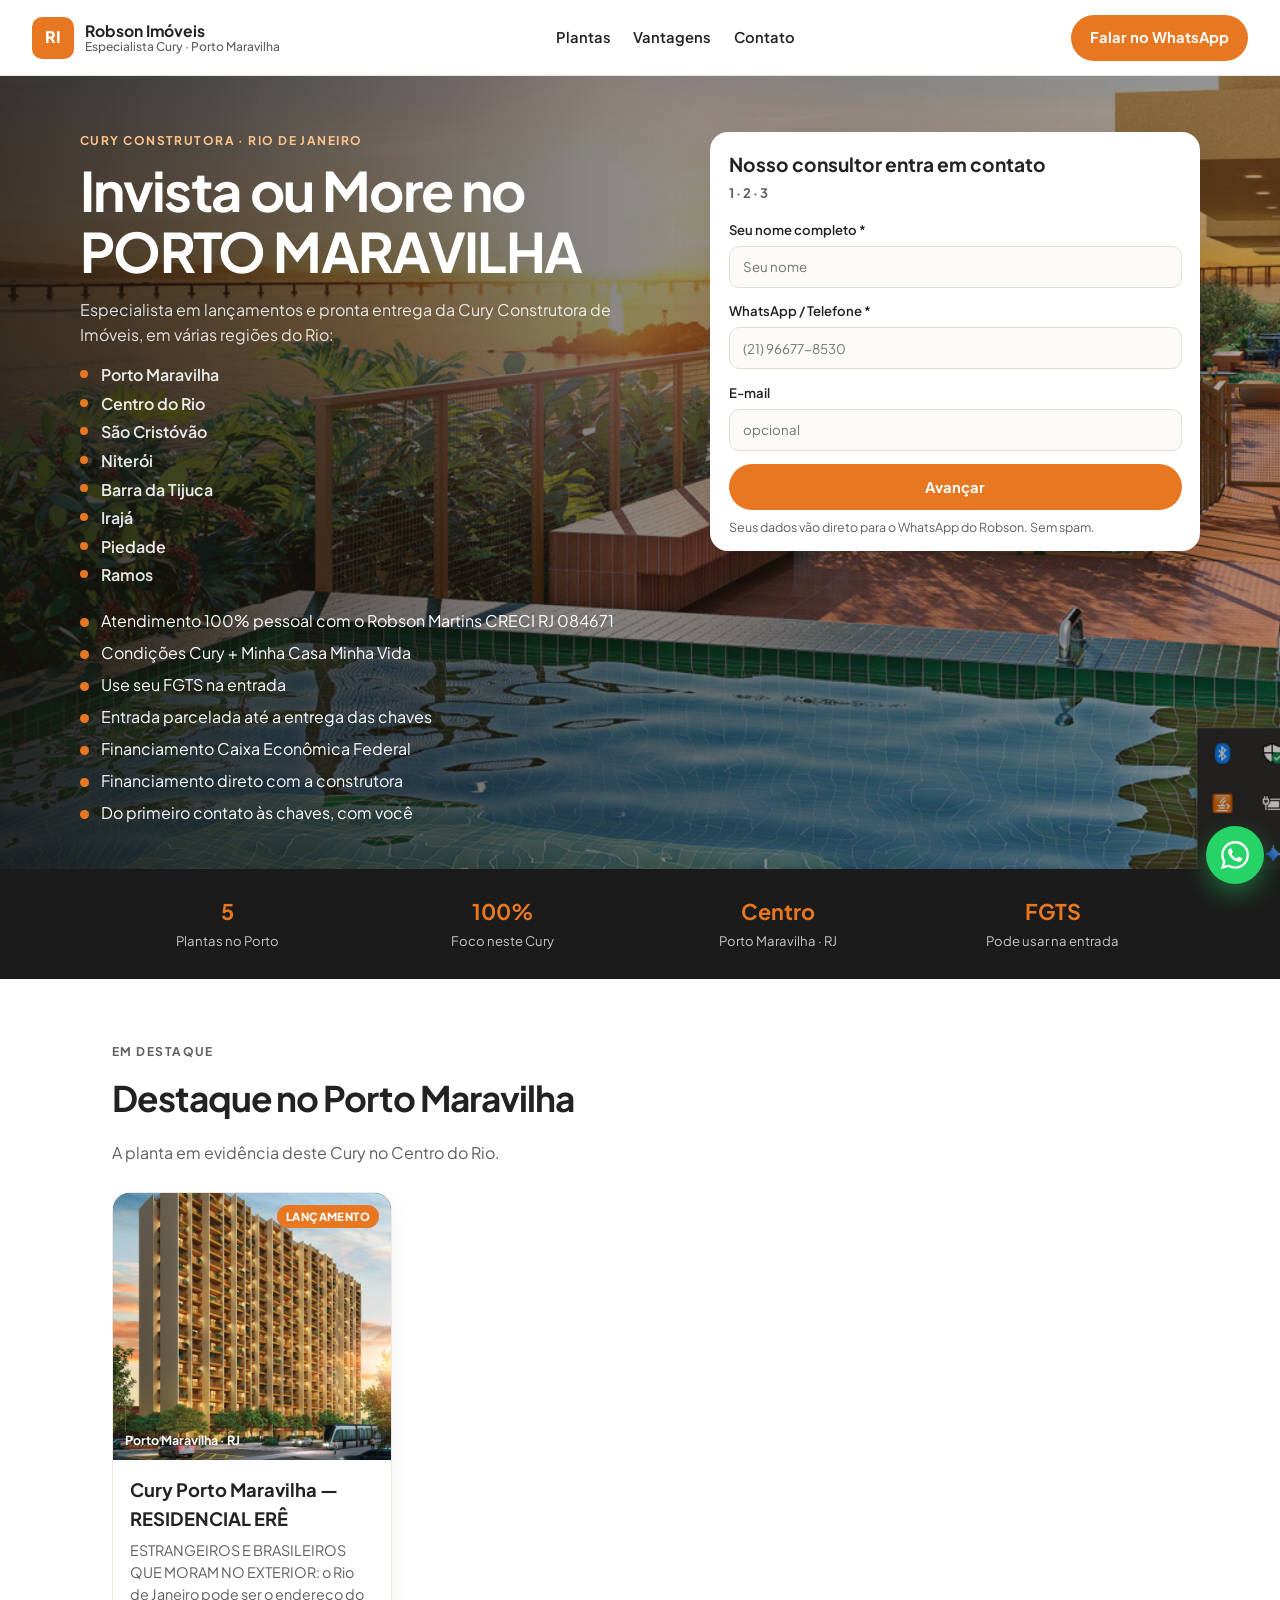
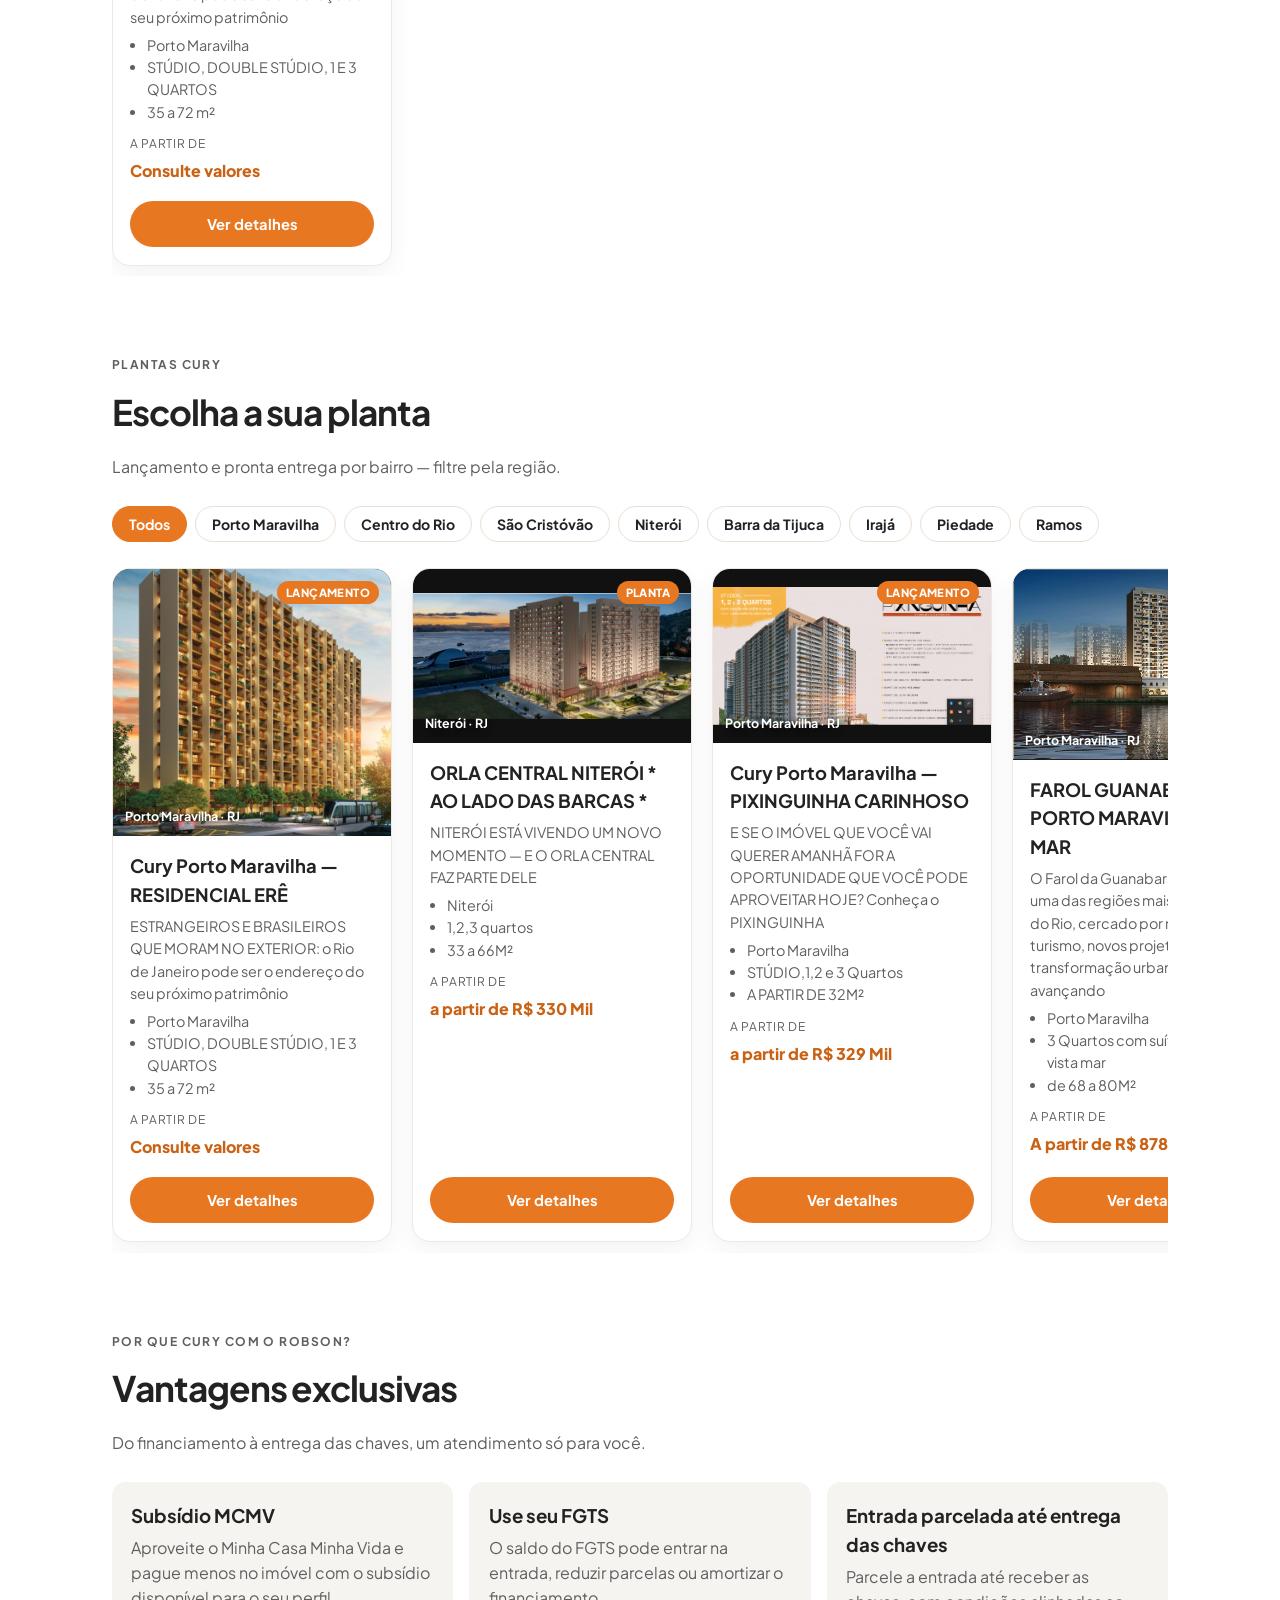
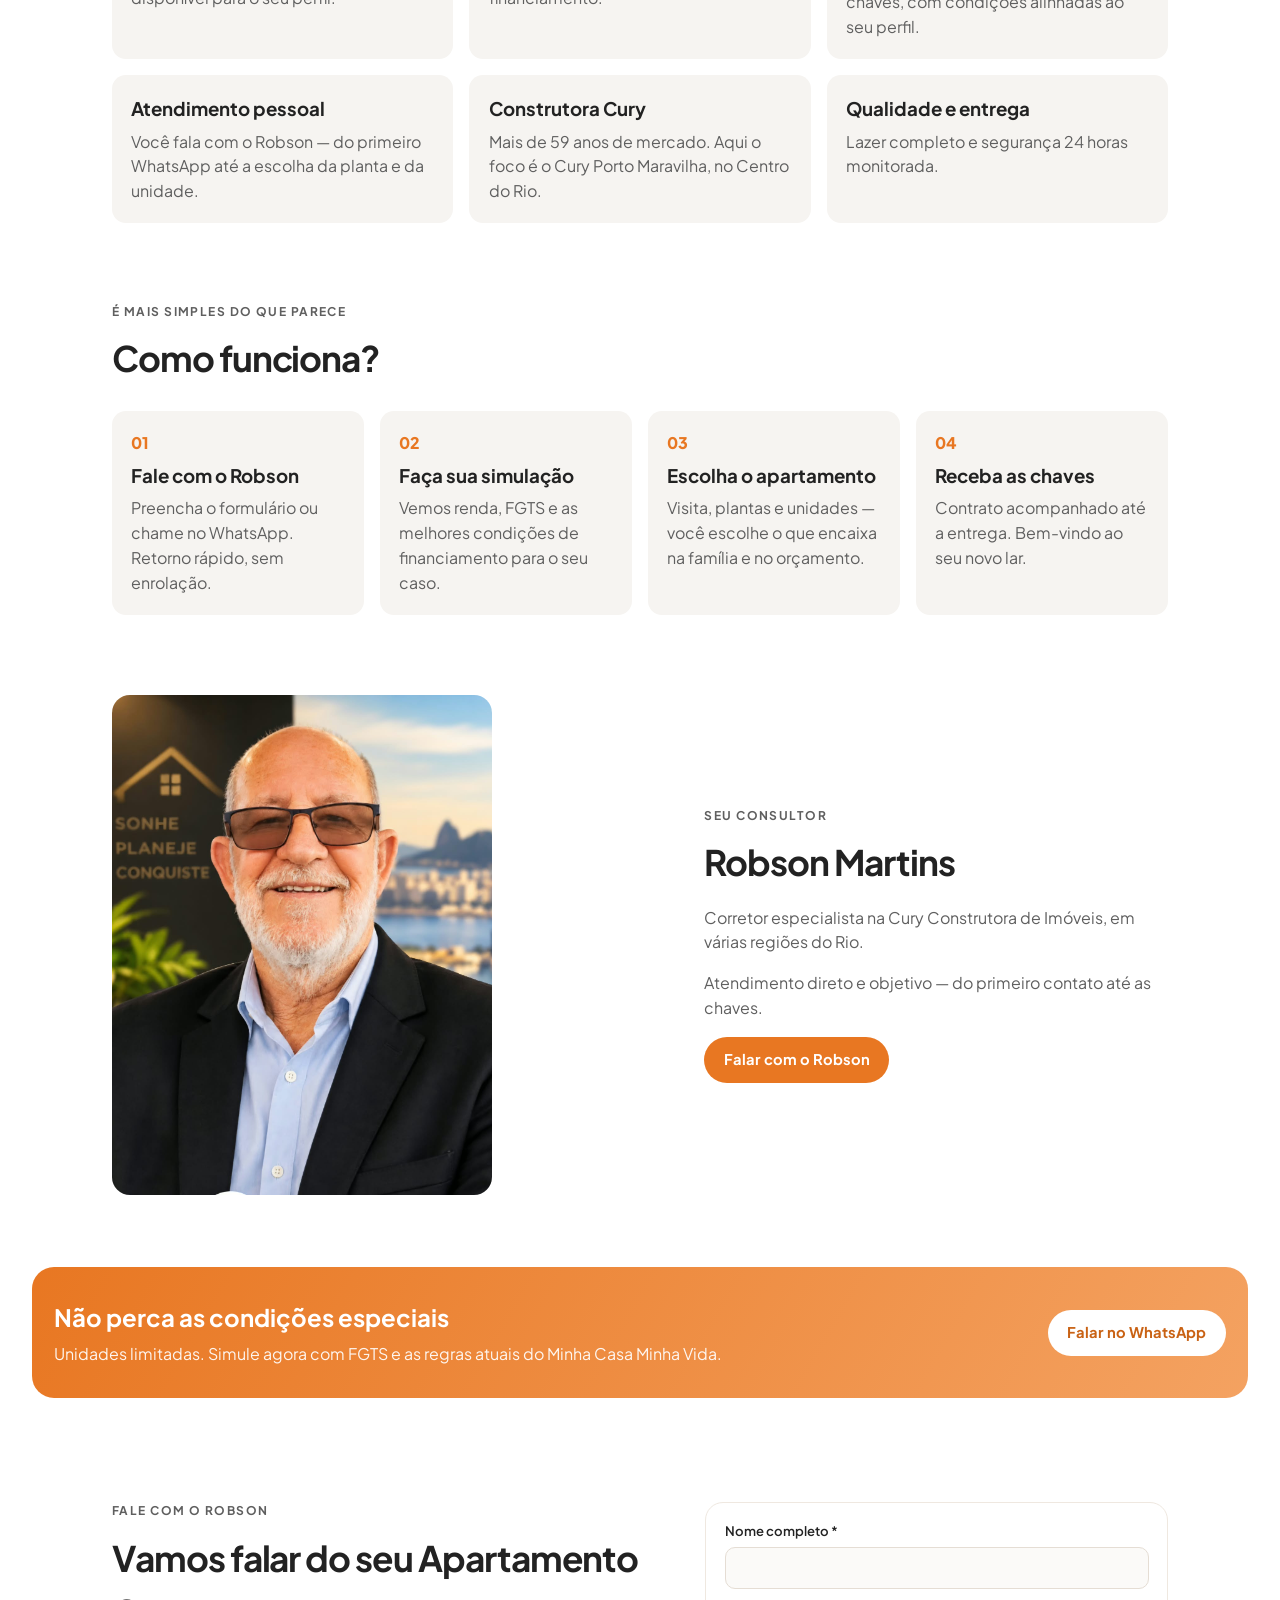
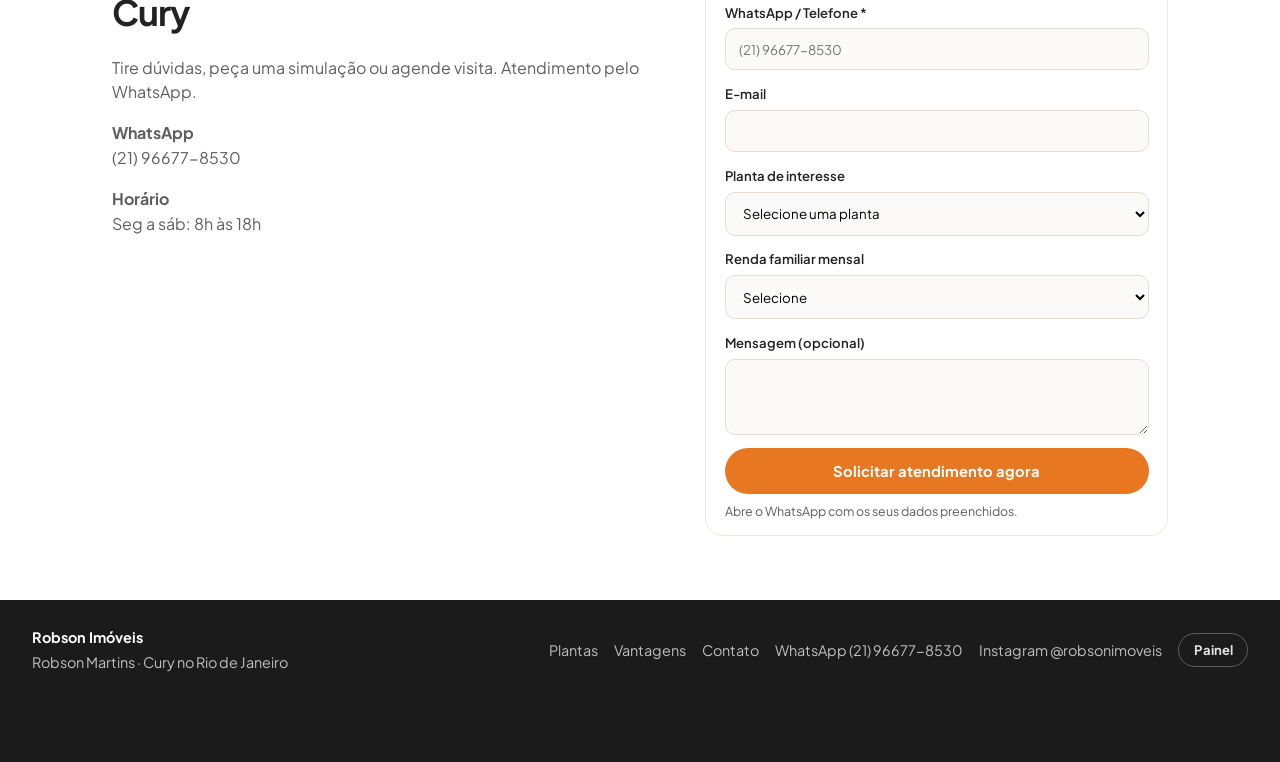
<file: index.html>
<!DOCTYPE html>
<html lang="pt-BR">
  <head>
    <meta charset="utf-8" />
    <meta name="viewport" content="width=device-width, initial-scale=1" />
    <meta
      name="description"
      content="Robson Imóveis — consultor do Cury Porto Maravilha, no Centro do Rio. Lançamento e pronta entrega."
    />
    <meta property="og:title" content="Robson Imóveis — Cury Porto Maravilha" />
    <meta
      property="og:description"
      content="Apartamentos Cury no Porto Maravilha, Centro do Rio. Atendimento direto com Robson Martins."
    />
    <meta property="og:type" content="website" />
    <title>Robson Imóveis | Cury Porto Maravilha — Centro do Rio</title>
    <link rel="icon" href="images/favicon.svg" type="image/svg+xml" />
    <link rel="preconnect" href="https://fonts.googleapis.com" />
    <link rel="preconnect" href="https://fonts.gstatic.com" crossorigin />
    <link
      href="https://fonts.googleapis.com/css2?family=Plus+Jakarta+Sans:wght@400;500;600;700;800&display=swap"
      rel="stylesheet"
    />
    <link rel="stylesheet" href="css/styles.css" />
    <script src="https://identity.netlify.com/v1/netlify-identity-widget.js"></script>
  </head>
  <body>
    <a class="skip-link" href="#imoveis">Ir para os imóveis</a>

    <header class="header">
      <a class="brand" href="#topo">
        <span class="brand-mark">RI</span>
        <span class="brand-text">
          <strong>Robson Imóveis</strong>
          <small data-site="marca_sub">Especialista Cury · Porto Maravilha</small>
        </span>
      </a>
      <nav class="nav" aria-label="Seções">
        <a href="#imoveis">Plantas</a>
        <a href="#vantagens">Vantagens</a>
        <a href="#contato">Contato</a>
      </nav>
      <a class="btn btn-primary" id="header-whatsapp" href="#" target="_blank" rel="noopener noreferrer">
        <span class="btn-long">Falar no WhatsApp</span>
        <span class="btn-short">WhatsApp</span>
      </a>
    </header>

    <main id="topo">
      <section class="hero">
        <div class="hero-inner">
          <div class="hero-copy">
            <p class="eyebrow" data-site="hero_eyebrow">Cury Construtora · Rio de Janeiro</p>
            <h1 data-site="hero_titulo">More com a Cury<br />no Rio de Janeiro</h1>
            <p class="hero-lead" data-site="hero_lead">
              Especialista em lançamentos e pronta entrega da Cury Construtora de Imóveis, em várias regiões do Rio:
            </p>
            <ul class="hero-regions">
              <li>Porto Maravilha</li>
              <li>Centro do Rio</li>
              <li>São Cristóvão</li>
              <li>Niterói</li>
              <li>Barra da Tijuca</li>
              <li>Irajá</li>
              <li>Piedade</li>
              <li>Ramos</li>
            </ul>
            <ul class="hero-bullets">
              <li>Atendimento 100% pessoal com o Robson</li>
              <li>Condições Cury + Minha Casa Minha Vida</li>
              <li>Use seu FGTS na entrada</li>
              <li>Entrada parcelada</li>
              <li>Financiamento Caixa Econômica Federal</li>
              <li>Financiamento direto com a construtora</li>
              <li>Do contrato às chaves, com você</li>
            </ul>
          </div>

          <form class="lead-card" id="hero-form" novalidate>
            <h2>Nosso consultor entra em contato</h2>
            <p class="lead-steps" id="hero-step-label">1 · 2 · 3</p>

            <div data-hero-step="1">
              <label>
                Seu nome completo *
                <input type="text" name="nome" required placeholder="Seu nome" />
              </label>
              <label>
                WhatsApp / Telefone *
                <input type="tel" name="telefone" required placeholder="(21) 96677-8530" />
              </label>
              <label>
                E-mail
                <input type="email" name="email" placeholder="opcional" />
              </label>
              <button class="btn btn-primary btn-block" type="button" data-hero-next>Avançar</button>
            </div>

            <div data-hero-step="2" hidden>
              <label>
                Planta de interesse
                <select name="empreendimento" class="property-select">
                  <option value="">Selecione uma planta</option>
                </select>
              </label>
              <div class="form-nav">
                <button class="btn btn-ghost" type="button" data-hero-prev>Voltar</button>
                <button class="btn btn-primary" type="button" data-hero-next>Avançar</button>
              </div>
            </div>

            <div data-hero-step="3" hidden>
              <label>
                Renda familiar mensal
                <select name="renda">
                  <option value="">Selecione</option>
                  <option>R$ 3.000 a R$ 5.000</option>
                  <option>R$ 5.001 a R$ 8.000</option>
                  <option>R$ 8.001 a R$ 12.000</option>
                  <option>R$ 12.001 a R$ 20.000</option>
                  <option>R$ 20.001 a R$ 30.000</option>
                  <option>Acima de R$ 30.000</option>
                </select>
              </label>
              <div class="form-nav">
                <button class="btn btn-ghost" type="button" data-hero-prev>Voltar</button>
                <button class="btn btn-primary" type="submit">Quero minha simulação grátis</button>
              </div>
            </div>
            <p class="form-note">Seus dados vão direto para o WhatsApp do Robson. Sem spam.</p>
          </form>
        </div>
      </section>

      <section class="stats">
        <div class="stats-inner">
          <div><strong id="stats-count">—</strong><span>Plantas no Porto</span></div>
          <div><strong>100%</strong><span>Foco neste Cury</span></div>
          <div><strong>Centro</strong><span>Porto Maravilha · RJ</span></div>
          <div><strong>FGTS</strong><span>Pode usar na entrada</span></div>
        </div>
      </section>

      <section class="featured" id="destaques" hidden>
        <div class="section-head">
          <p class="eyebrow">Em destaque</p>
          <h2 data-site="featured_titulo">Destaque no Porto Maravilha</h2>
          <p data-site="featured_texto">A planta em evidência deste Cury no Centro do Rio.</p>
        </div>
        <div class="grid card-row" id="featured-grid"></div>
      </section>

      <section class="portfolio" id="imoveis">
        <div class="section-head">
          <p class="eyebrow" data-site="plantas_eyebrow">Plantas Cury</p>
          <h2 data-site="plantas_titulo">Escolha a sua planta</h2>
          <p data-site="plantas_texto">Lançamento e pronta entrega por bairro — só aparecem as regiões com imóveis no site.</p>
        </div>
        <div class="chips" id="property-chips" role="tablist" aria-label="Filtrar por bairro">
          <button class="chip is-active" type="button" role="tab" aria-selected="true" data-filter="todos">Todos</button>
        </div>
        <div class="grid card-row" id="properties-grid" aria-live="polite"></div>
        <p class="empty" id="properties-empty" hidden>Nenhum imóvel neste bairro no momento.</p>
      </section>

      <section class="benefits" id="vantagens">
        <div class="section-head">
          <p class="eyebrow">Por que Cury com o Robson?</p>
          <h2>Vantagens exclusivas</h2>
          <p>Do financiamento à entrega das chaves, um atendimento só para você.</p>
        </div>
        <div class="benefit-grid">
          <article>
            <h3>Subsídio MCMV</h3>
            <p>Aproveite o Minha Casa Minha Vida e pague menos no imóvel com o subsídio disponível para o seu perfil.</p>
          </article>
          <article>
            <h3>Use seu FGTS</h3>
            <p>O saldo do FGTS pode entrar na entrada, reduzir parcelas ou amortizar o financiamento.</p>
          </article>
          <article>
            <h3>Entrada parcelada até entrega das chaves</h3>
            <p>Parcele a entrada até receber as chaves, com condições alinhadas ao seu perfil.</p>
          </article>
          <article>
            <h3>Atendimento pessoal</h3>
            <p>Você fala com o Robson — do primeiro WhatsApp até a escolha da planta e da unidade.</p>
          </article>
          <article>
            <h3>Construtora Cury</h3>
            <p>Mais de 59 anos de mercado. Aqui o foco é o Cury Porto Maravilha, no Centro do Rio.</p>
          </article>
          <article>
            <h3>Qualidade e entrega</h3>
            <p>Lazer completo e segurança 24 horas monitorada.</p>
          </article>
        </div>
      </section>

      <section class="steps" id="como-funciona">
        <div class="section-head">
          <p class="eyebrow">É mais simples do que parece</p>
          <h2>Como funciona?</h2>
        </div>
        <ol class="step-list">
          <li>
            <span>01</span>
            <h3>Fale com o Robson</h3>
            <p>Preencha o formulário ou chame no WhatsApp. Retorno rápido, sem enrolação.</p>
          </li>
          <li>
            <span>02</span>
            <h3>Faça sua simulação</h3>
            <p>Vemos renda, FGTS e as melhores condições de financiamento para o seu caso.</p>
          </li>
          <li>
            <span>03</span>
            <h3>Escolha o apartamento</h3>
            <p>Visita, plantas e unidades — você escolhe o que encaixa na família e no orçamento.</p>
          </li>
          <li>
            <span>04</span>
            <h3>Receba as chaves</h3>
            <p>Contrato acompanhado até a entrega. Bem-vindo ao seu novo lar.</p>
          </li>
        </ol>
      </section>

      <section class="about" id="sobre">
        <img class="about-photo" src="images/robson.png" alt="Robson Martins, consultor da Robson Imóveis" width="400" height="500" />
        <div class="about-copy">
          <p class="eyebrow">Seu consultor</p>
          <h2 data-site="sobre_titulo">Robson Martins</h2>
          <div data-site="sobre_texto">
          <p>
            Corretor especialista na Cury Construtora de Imóveis, Porto Maravilha no Centro do Rio.
            Atendimento direto e objetivo — do primeiro contato até as chaves.
          </p>
          <p>
            Se você busca um apartamento nesse empreendimento para morar ou investir, eu te ajudo
            a escolher a planta e a melhor condição.
          </p>
          </div>
          <a class="btn btn-primary" id="about-whatsapp" href="#" target="_blank" rel="noopener noreferrer">
            Falar com o Robson
          </a>
        </div>
      </section>

      <section class="cta-band">
        <div>
          <h2>Não perca as condições especiais</h2>
          <p>Unidades limitadas. Simule agora com FGTS e as regras atuais do Minha Casa Minha Vida.</p>
        </div>
        <a class="btn btn-white" id="cta-whatsapp" href="#" target="_blank" rel="noopener noreferrer">Falar no WhatsApp</a>
      </section>

      <section class="contact" id="contato">
        <div>
          <p class="eyebrow">Fale com o Robson</p>
          <h2 data-site="contato_titulo">Vamos falar do Porto Maravilha</h2>
          <p data-site="contato_texto">Tire dúvidas, peça uma simulação ou agende visita neste Cury do Centro. Atendimento pelo WhatsApp.</p>
          <p><strong>WhatsApp</strong><br /><span id="contact-phone-display">(21) 96677-8530</span></p>
          <p><strong>Horário</strong><br />Seg a sáb: 8h às 18h</p>
        </div>
        <form class="lead-card contact-card" id="contact-form" novalidate>
          <label>
            Nome completo *
            <input type="text" name="nome" required />
          </label>
          <label>
            WhatsApp / Telefone *
            <input type="tel" name="telefone" required placeholder="(21) 96677-8530" />
          </label>
          <label>
            E-mail
            <input type="email" name="email" />
          </label>
          <label>
            Planta de interesse
            <select name="empreendimento" class="property-select">
              <option value="">Selecione uma planta</option>
            </select>
          </label>
          <label>
            Renda familiar mensal
            <select name="renda">
              <option value="">Selecione</option>
              <option>R$ 3.000 a R$ 5.000</option>
              <option>R$ 5.001 a R$ 8.000</option>
              <option>R$ 8.001 a R$ 12.000</option>
              <option>R$ 12.001 a R$ 20.000</option>
              <option>R$ 20.001 a R$ 30.000</option>
              <option>Acima de R$ 30.000</option>
            </select>
          </label>
          <label>
            Mensagem (opcional)
            <textarea name="mensagem" rows="3"></textarea>
          </label>
          <button class="btn btn-primary btn-block" type="submit">Solicitar atendimento agora</button>
          <p class="form-note">Abre o WhatsApp com os seus dados preenchidos.</p>
        </form>
      </section>
    </main>

    <footer class="footer">
      <div>
        <strong>Robson Imóveis</strong>
        <span data-site="footer_linha">Robson Martins · Cury Porto Maravilha · Centro do Rio</span>
      </div>
      <div class="footer-links">
        <a href="#imoveis">Plantas</a>
        <a href="#vantagens">Vantagens</a>
        <a href="#contato">Contato</a>
        <a id="footer-whatsapp" href="#" target="_blank" rel="noopener noreferrer">WhatsApp</a>
        <a id="footer-instagram" href="#">Instagram</a>
        <a class="btn btn-ghost footer-admin" href="/admin/">Painel</a>
      </div>
    </footer>

    <a class="fab-whatsapp" id="fab-whatsapp" href="#" target="_blank" rel="noopener noreferrer" aria-label="WhatsApp">
      <svg width="28" height="28" viewBox="0 0 24 24" fill="currentColor" aria-hidden="true">
        <path d="M20.52 3.48A11.8 11.8 0 0 0 12.06 0C5.5 0 .16 5.34.16 11.9c0 2.1.55 4.15 1.6 5.96L0 24l6.3-1.65a11.86 11.86 0 0 0 5.75 1.47h.01c6.56 0 11.9-5.34 11.9-11.9 0-3.18-1.24-6.16-3.44-8.44ZM12.06 21.8h-.01a9.86 9.86 0 0 1-5.02-1.38l-.36-.21-3.74.98 1-3.64-.24-.37a9.84 9.84 0 0 1-1.5-5.26c0-5.44 4.43-9.87 9.88-9.87 2.64 0 5.12 1.03 6.98 2.9a9.82 9.82 0 0 1 2.9 6.97c0 5.45-4.44 9.88-9.89 9.88Zm5.41-7.4c-.3-.15-1.76-.87-2.03-.96-.27-.1-.47-.15-.67.15-.2.3-.77.96-.94 1.16-.17.2-.35.22-.64.07-.3-.15-1.25-.46-2.38-1.47-.88-.78-1.47-1.75-1.64-2.04-.17-.3-.02-.46.13-.6.13-.13.3-.35.44-.52.15-.17.2-.3.3-.5.1-.2.05-.37-.02-.52-.08-.15-.67-1.62-.92-2.22-.24-.58-.49-.5-.67-.51h-.57c-.2 0-.52.07-.8.37-.27.3-1.05 1.02-1.05 2.5s1.08 2.9 1.23 3.1c.15.2 2.12 3.24 5.14 4.54.72.31 1.28.5 1.72.64.72.23 1.38.2 1.9.12.58-.09 1.76-.72 2.01-1.41.25-.7.25-1.29.17-1.41-.07-.13-.27-.2-.57-.35Z" />
      </svg>
    </a>

    <div class="modal" id="property-modal" hidden>
      <div class="modal-backdrop" data-close-modal></div>
      <div class="modal-dialog" role="dialog" aria-modal="true" aria-labelledby="modal-title">
        <button class="modal-close" type="button" data-close-modal aria-label="Fechar">×</button>
        <div class="modal-gallery">
          <img id="modal-image" alt="" />
          <video id="modal-video" controls playsinline preload="metadata" hidden></video>
          <button class="gallery-nav prev" type="button" id="gallery-prev" aria-label="Foto anterior">‹</button>
          <button class="gallery-nav next" type="button" id="gallery-next" aria-label="Próxima foto">›</button>
        </div>
        <div class="modal-body">
          <p class="badge" id="modal-tipo"></p>
          <h3 id="modal-title"></h3>
          <p class="modal-meta" id="modal-meta"></p>
          <p class="modal-price" id="modal-price"></p>
          <p class="modal-desc" id="modal-desc"></p>
          <a class="btn btn-primary btn-block" id="modal-whatsapp" href="#" target="_blank" rel="noopener noreferrer">
            Tenho interesse
          </a>
        </div>
      </div>
    </div>

    <script src="js/config.js"></script>
    <script src="js/app.js"></script>
    <script>
      if (window.netlifyIdentity) {
        window.netlifyIdentity.on("init", function (user) {
          if (!user) {
            window.netlifyIdentity.on("login", function () {
              document.location.href = "/admin/";
            });
          }
        });
      }
    </script>
  </body>
</html>
</file>
<file: css/styles.css>
:root {
  --orange: #e87722;
  --orange-dark: #c96214;
  --text: #222;
  --muted: #5f5f5f;
  --bg: #f6f4f1;
  --white: #fff;
  --dark: #1b1b1b;
  --green: #25d366;
  --header-h: 76px;
  --radius: 18px;
  --shadow: 0 16px 40px rgba(28, 20, 12, 0.1);
  --font: "Plus Jakarta Sans", system-ui, sans-serif;
}

*,
*::before,
*::after {
  box-sizing: border-box;
}

html {
  scroll-behavior: smooth;
  overflow-x: hidden;
}

body {
  margin: 0;
  padding-top: var(--header-h);
  font-family: var(--font);
  background: var(--white);
  color: var(--text);
  line-height: 1.55;
  overflow-x: hidden;
}

img {
  max-width: 100%;
  display: block;
}

a {
  color: inherit;
}

button,
input,
select,
textarea {
  font-family: inherit;
}

.skip-link {
  position: absolute;
  left: -999px;
  top: 0;
  background: var(--white);
  color: var(--text);
  padding: 0.5rem 1rem;
  z-index: 100;
}

.skip-link:focus {
  left: 0.75rem;
  top: 0.75rem;
}

.header {
  position: fixed;
  top: 0;
  left: 0;
  right: 0;
  z-index: 40;
  height: var(--header-h);
  display: flex;
  align-items: center;
  justify-content: space-between;
  gap: 1rem;
  padding: 0 1.25rem;
  background: rgba(255, 255, 255, 0.96);
  border-bottom: 1px solid #eee7df;
  overflow: hidden;
}

.brand {
  display: flex;
  align-items: center;
  gap: 0.7rem;
  text-decoration: none;
  min-width: 0;
}

.brand-mark {
  width: 42px;
  height: 42px;
  display: grid;
  place-items: center;
  background: var(--orange);
  color: var(--white);
  font-weight: 800;
  border-radius: 10px;
  flex-shrink: 0;
}

.brand-text {
  display: flex;
  flex-direction: column;
  line-height: 1.15;
}

.brand-text strong {
  font-size: 0.98rem;
}

.brand-text small {
  color: var(--muted);
  font-size: 0.75rem;
  font-weight: 500;
}

.nav {
  display: none;
  gap: 1.4rem;
  font-weight: 600;
  font-size: 0.92rem;
}

.nav a {
  text-decoration: none;
}

.nav a:hover {
  color: var(--orange);
}

.btn {
  display: inline-flex;
  align-items: center;
  justify-content: center;
  min-height: 46px;
  padding: 0.7rem 1.2rem;
  border: 0;
  border-radius: 999px;
  text-decoration: none;
  font-weight: 700;
  font-size: 0.92rem;
  cursor: pointer;
}

.btn-primary {
  background: var(--orange);
  color: var(--white);
}

.btn-primary:hover {
  background: var(--orange-dark);
}

.btn-ghost {
  background: transparent;
  color: var(--text);
  border: 1px solid #e4ddd4;
}

.btn-white {
  background: var(--white);
  color: var(--orange-dark);
}

.btn-block {
  width: 100%;
}

.header .btn {
  flex-shrink: 0;
  white-space: nowrap;
}

.hero {
  position: relative;
  --hero-image: url("../images/hero-rj.png");
  background:
    linear-gradient(90deg, rgba(20, 14, 10, 0.82) 0%, rgba(20, 14, 10, 0.45) 55%, rgba(20, 14, 10, 0.3) 100%),
    var(--hero-image) center / cover no-repeat;
  color: var(--white);
  padding: 3.5rem 1.25rem 2.25rem;
}

.hero-inner {
  max-width: 1120px;
  margin: 0 auto;
  display: grid;
  gap: 2rem;
  align-items: start;
}

.hero-copy,
.hero-inner > * {
  min-width: 0;
}

.hero h1 {
  margin: 0 0 1rem;
  font-size: clamp(1.75rem, 7vw, 3.4rem);
  line-height: 1.12;
  letter-spacing: -0.03em;
  overflow-wrap: break-word;
}

.eyebrow {
  margin: 0 0 0.6rem;
  text-transform: uppercase;
  letter-spacing: 0.12em;
  font-size: 0.75rem;
  font-weight: 700;
  color: var(--orange);
  max-width: 100%;
  overflow-wrap: break-word;
}

.hero .eyebrow {
  color: #ffc48a;
}

.hero-lead {
  margin: 0 0 0.85rem;
  max-width: 34rem;
  color: rgba(255, 255, 255, 0.86);
}

.hero-regions {
  margin: 0 0 1.2rem;
  padding: 0;
  list-style: none;
  max-width: 34rem;
}

.hero-regions li {
  position: relative;
  color: rgba(255, 255, 255, 0.9);
  font-weight: 600;
  line-height: 1.55;
  padding: 0.12rem 0 0.12rem 1.3rem;
}

.hero-regions li::before {
  content: "";
  position: absolute;
  left: 0;
  top: 0.55rem;
  width: 0.5rem;
  height: 0.5rem;
  border-radius: 50%;
  background: var(--orange);
}

.hero-bullets {
  margin: 0;
  padding: 0;
  list-style: none;
}

.hero-bullets li {
  position: relative;
  padding-left: 1.3rem;
  margin-bottom: 0.45rem;
}

.hero-bullets li::before {
  content: "";
  position: absolute;
  left: 0;
  top: 0.55rem;
  width: 0.55rem;
  height: 0.55rem;
  border-radius: 50%;
  background: var(--orange);
}

.lead-card {
  background: var(--white);
  color: var(--text);
  border-radius: var(--radius);
  padding: 1.1rem 1.15rem 0.85rem;
  box-shadow: var(--shadow);
  min-width: 0;
  max-width: 100%;
  height: fit-content;
}

.lead-card h2 {
  margin: 0 0 0.25rem;
  font-size: 1.2rem;
}

.lead-steps {
  margin: 0 0 1rem;
  color: var(--muted);
  font-size: 0.82rem;
  font-weight: 700;
}

.lead-card label {
  display: block;
  font-size: 0.82rem;
  font-weight: 600;
  margin-bottom: 0.85rem;
}

.lead-card input,
.lead-card select,
.lead-card textarea {
  display: block;
  width: 100%;
  min-width: 0;
  max-width: 100%;
  margin-top: 0.35rem;
  border: 1px solid #e5ddd4;
  border-radius: 10px;
  padding: 0.72rem 0.8rem;
  background: #fbfaf8;
}

.form-nav {
  display: flex;
  gap: 0.6rem;
}

.form-nav .btn {
  flex: 1;
}

.form-note {
  margin: 0.5rem 0 0;
  color: var(--muted);
  font-size: 0.78rem;
}

.stats {
  background: var(--dark);
  color: var(--white);
}

.stats-inner {
  max-width: 1120px;
  margin: 0 auto;
  display: grid;
  grid-template-columns: 1fr 1fr;
  gap: 1.25rem;
  padding: 1.6rem 1.25rem;
  text-align: center;
}

.stats strong {
  display: block;
  color: var(--orange);
  font-size: 1.35rem;
}

.stats span {
  font-size: 0.82rem;
  color: rgba(255, 255, 255, 0.75);
}

.featured,
.portfolio,
.benefits,
.steps,
.about,
.contact {
  max-width: 1120px;
  margin: 0 auto;
  padding: 4rem 1.25rem 1rem;
}

.section-head {
  max-width: 40rem;
  margin-bottom: 1.6rem;
}

.section-head h2,
.about h2,
.contact h2 {
  margin: 0 0 0.4rem;
  font-size: clamp(1.6rem, 3vw, 2.2rem);
  letter-spacing: -0.03em;
}

.section-head p,
.about-copy p,
.contact p {
  color: var(--muted);
}

.chips {
  display: flex;
  flex-wrap: nowrap;
  gap: 0.5rem;
  margin-bottom: 1.4rem;
  overflow-x: auto;
  -webkit-overflow-scrolling: touch;
  padding-bottom: 0.25rem;
}

.chip {
  border: 1px solid #eadfd3;
  background: var(--white);
  color: var(--text);
  border-radius: 999px;
  padding: 0.5rem 1rem;
  font-weight: 700;
  font-size: 0.88rem;
  cursor: pointer;
  flex-shrink: 0;
}

.chip.is-active {
  background: var(--orange);
  border-color: var(--orange);
  color: var(--white);
}

.grid {
  display: grid;
  grid-template-columns: 1fr;
  gap: 1.25rem;
}

.card-row {
  display: flex;
  gap: 1.25rem;
  overflow-x: auto;
  scroll-snap-type: x mandatory;
  -webkit-overflow-scrolling: touch;
  padding-bottom: 0.65rem;
  scrollbar-width: thin;
}

.card-row .card {
  flex: 0 0 min(280px, 82vw);
  max-width: 340px;
  scroll-snap-align: start;
}

.card {
  background: var(--white);
  border: 1px solid #efe8e0;
  border-radius: var(--radius);
  overflow: hidden;
  box-shadow: 0 8px 24px rgba(28, 20, 12, 0.05);
  display: flex;
  flex-direction: column;
}

.card-media {
  position: relative;
  aspect-ratio: 16 / 10;
  padding: 0;
  border: 0;
  background: #111;
  cursor: pointer;
  width: 100%;
}

.card-media img {
  width: 100%;
  height: 100%;
  object-fit: contain;
}

.card-loc {
  position: absolute;
  left: 0.75rem;
  bottom: 0.75rem;
  color: var(--white);
  font-size: 0.78rem;
  font-weight: 700;
  text-shadow: 0 1px 8px rgba(0, 0, 0, 0.6);
}

.card-media .badge {
  position: absolute;
  top: 0.75rem;
  right: 0.75rem;
}

.badge {
  display: inline-block;
  width: fit-content;
  background: var(--orange);
  color: var(--white);
  font-size: 0.7rem;
  font-weight: 800;
  letter-spacing: 0.04em;
  text-transform: uppercase;
  padding: 0.28rem 0.55rem;
  border-radius: 999px;
}

.card-body {
  padding: 1rem 1.05rem 1.15rem;
  display: flex;
  flex-direction: column;
  gap: 0.35rem;
  flex: 1;
}

.card h3 {
  margin: 0;
  font-size: 1.15rem;
}

.card-lead,
.card-body ul {
  margin: 0;
  color: var(--muted);
  font-size: 0.9rem;
}

.card-body ul {
  padding-left: 1.1rem;
}

.card-from {
  margin: 0.4rem 0 0;
  font-size: 0.75rem;
  color: var(--muted);
  text-transform: uppercase;
  letter-spacing: 0.06em;
}

.card-price {
  margin: 0 0 0.7rem;
  font-weight: 800;
  color: var(--orange-dark);
}

.card .btn {
  margin-top: auto;
  width: 100%;
}

.empty {
  color: var(--muted);
}

.benefit-grid {
  display: grid;
  gap: 1rem;
}

.benefit-grid article,
.step-list li {
  background: var(--bg);
  border-radius: 14px;
  padding: 1.2rem;
}

.benefit-grid h3,
.step-list h3 {
  margin: 0 0 0.4rem;
}

.benefit-grid p,
.step-list p {
  margin: 0;
  color: var(--muted);
}

.step-list {
  list-style: none;
  margin: 0;
  padding: 0;
  display: grid;
  gap: 1rem;
}

.step-list span {
  display: block;
  color: var(--orange);
  font-weight: 800;
  margin-bottom: 0.35rem;
}

.about {
  display: grid;
  gap: 1.6rem;
  align-items: center;
  padding-bottom: 2rem;
}

.about-photo {
  width: 100%;
  max-width: 380px;
  aspect-ratio: 3 / 4;
  object-fit: cover;
  border-radius: 18px;
}

.cta-band {
  margin: 2.5rem 1.25rem;
  padding: 2rem 1.4rem;
  border-radius: 22px;
  background: linear-gradient(120deg, #e87722, #f4a261);
  color: var(--white);
  display: grid;
  gap: 1rem;
}

.cta-band h2 {
  margin: 0 0 0.35rem;
}

.cta-band p {
  margin: 0;
  color: rgba(255, 255, 255, 0.92);
}

.contact {
  display: grid;
  gap: 1.75rem;
  padding-bottom: 4rem;
}

.contact-card {
  box-shadow: none;
  border: 1px solid #efe8e0;
}

.footer {
  display: flex;
  flex-wrap: wrap;
  justify-content: space-between;
  gap: 1rem;
  padding: 1.6rem 1.25rem 5.5rem;
  background: var(--dark);
  color: rgba(255, 255, 255, 0.72);
  font-size: 0.9rem;
}

.footer strong {
  display: block;
  color: var(--white);
  margin-bottom: 0.2rem;
}

.footer-links {
  display: flex;
  flex-wrap: wrap;
  align-items: center;
  gap: 1rem;
}

.footer-links a {
  text-decoration: none;
}

.footer-links a:hover {
  color: var(--white);
}

.footer-admin {
  min-height: 34px;
  padding: 0.35rem 0.9rem;
  font-size: 0.82rem;
  color: rgba(255, 255, 255, 0.88);
  border-color: rgba(255, 255, 255, 0.28);
}

.footer-admin:hover {
  color: var(--white);
  border-color: rgba(255, 255, 255, 0.55);
  background: rgba(255, 255, 255, 0.08);
}

.fab-whatsapp {
  position: fixed;
  right: 1rem;
  bottom: 1rem;
  z-index: 45;
  width: 58px;
  height: 58px;
  border-radius: 50%;
  background: var(--green);
  color: var(--white);
  display: grid;
  place-items: center;
  box-shadow: 0 10px 24px rgba(37, 211, 102, 0.4);
}

.modal[hidden] {
  display: none;
}

.modal {
  position: fixed;
  inset: 0;
  z-index: 50;
}

.modal-backdrop {
  position: absolute;
  inset: 0;
  background: rgba(0, 0, 0, 0.62);
}

.modal-dialog {
  position: relative;
  z-index: 1;
  width: min(760px, calc(100% - 1.5rem));
  max-height: calc(100vh - 2rem);
  overflow: auto;
  margin: 1rem auto;
  background: var(--white);
  border-radius: 16px;
}

.modal-close {
  position: absolute;
  top: 0.5rem;
  right: 0.5rem;
  z-index: 2;
  width: 40px;
  height: 40px;
  border: 0;
  border-radius: 50%;
  background: rgba(0, 0, 0, 0.65);
  color: var(--white);
  font-size: 1.6rem;
  cursor: pointer;
}

.modal-gallery {
  position: relative;
  background: #111;
}

.modal-gallery img,
.modal-gallery video {
  display: block;
  width: auto;
  height: auto;
  max-width: 100%;
  max-height: 70vh;
  object-fit: contain;
  margin: 0 auto;
}

.modal-gallery video {
  background: #000;
}

.gallery-nav {
  position: absolute;
  top: 50%;
  transform: translateY(-50%);
  width: 40px;
  height: 40px;
  border: 0;
  border-radius: 50%;
  background: rgba(0, 0, 0, 0.55);
  color: var(--white);
  font-size: 1.5rem;
  cursor: pointer;
}

.gallery-nav.prev {
  left: 0.5rem;
}

.gallery-nav.next {
  right: 0.5rem;
}

.gallery-nav[hidden] {
  display: none;
}

.modal-body {
  padding: 1.15rem 1.2rem 1.4rem;
}

.modal-body h3 {
  margin: 0.45rem 0 0.35rem;
}

.modal-meta,
.modal-desc {
  color: var(--muted);
  margin: 0 0 0.5rem;
}

.modal-price {
  margin: 0 0 0.85rem;
  font-weight: 800;
  color: var(--orange-dark);
}

@media (min-width: 760px) {
  .nav {
    display: flex;
  }

  .header,
  .footer,
  .hero,
  .featured,
  .portfolio,
  .benefits,
  .steps,
  .about,
  .contact {
    padding-left: 2rem;
    padding-right: 2rem;
  }

  .cta-band {
    margin-left: 2rem;
    margin-right: 2rem;
    grid-template-columns: 1fr auto;
    align-items: center;
  }

  .hero-inner,
  .about,
  .contact {
    grid-template-columns: 1.1fr 0.9fr;
  }

  .benefit-grid {
    grid-template-columns: 1fr 1fr;
  }

  .step-list {
    grid-template-columns: 1fr 1fr;
  }

  .stats-inner {
    grid-template-columns: repeat(4, 1fr);
  }
}

@media (min-width: 1100px) {
  .benefit-grid,
  .step-list {
    grid-template-columns: repeat(3, 1fr);
  }

  .step-list {
    grid-template-columns: repeat(4, 1fr);
  }
}

.btn-short {
  display: none;
}

@media (max-width: 759px) {
  .btn-short {
    display: inline;
  }

  .btn-long {
    display: none;
  }

  .header {
    padding: 0 0.75rem;
    gap: 0.45rem;
  }

  .header .btn {
    display: none;
  }

  .brand-mark {
    width: 36px;
    height: 36px;
    font-size: 0.75rem;
  }

  .brand-text strong {
    font-size: 0.86rem;
  }

  .brand-text small {
    display: none;
  }

  .hero {
    padding: 2.4rem 1rem 1.75rem;
  }

  .hero h1 {
    font-size: 1.65rem;
  }

  .hero-lead {
    max-width: 22em;
  }

  .hero-regions {
    max-width: 22em;
  }

  .hero .eyebrow {
    font-size: 0.68rem;
    letter-spacing: 0.06em;
  }
}
</file>
